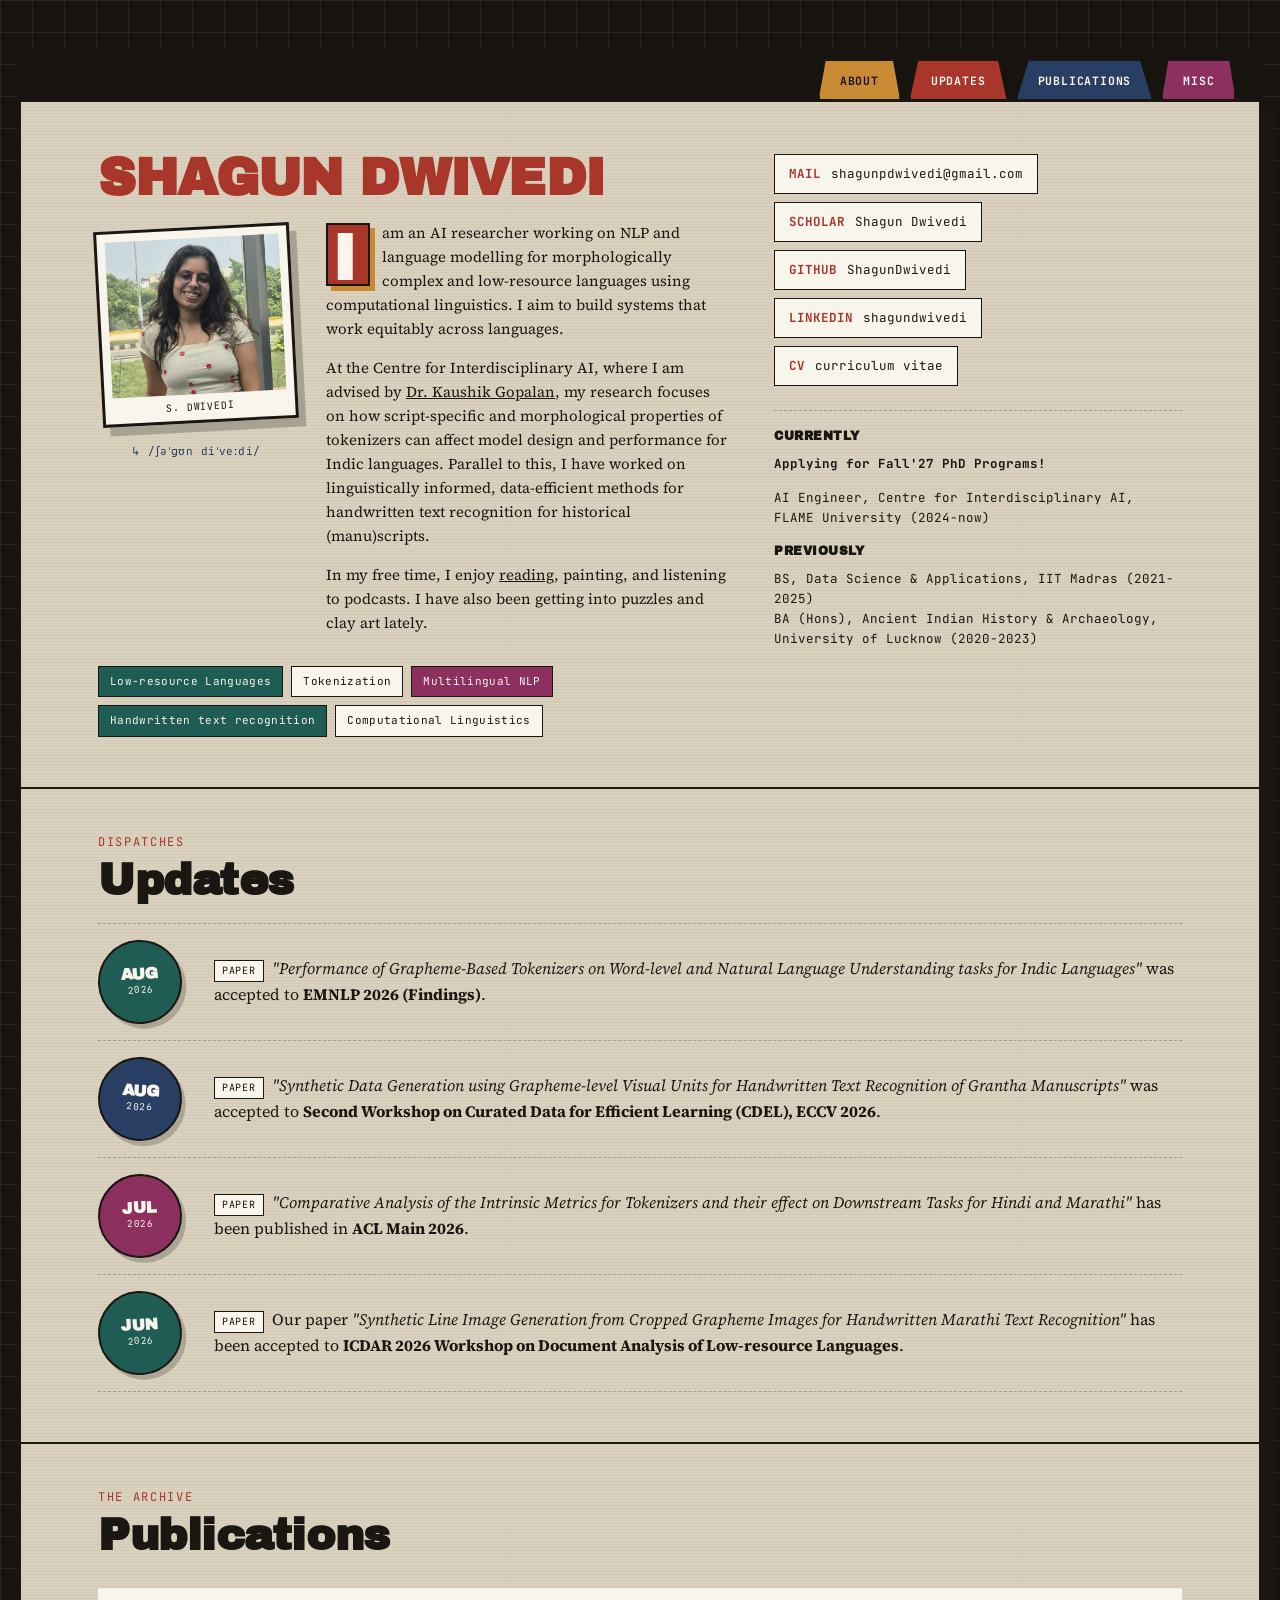
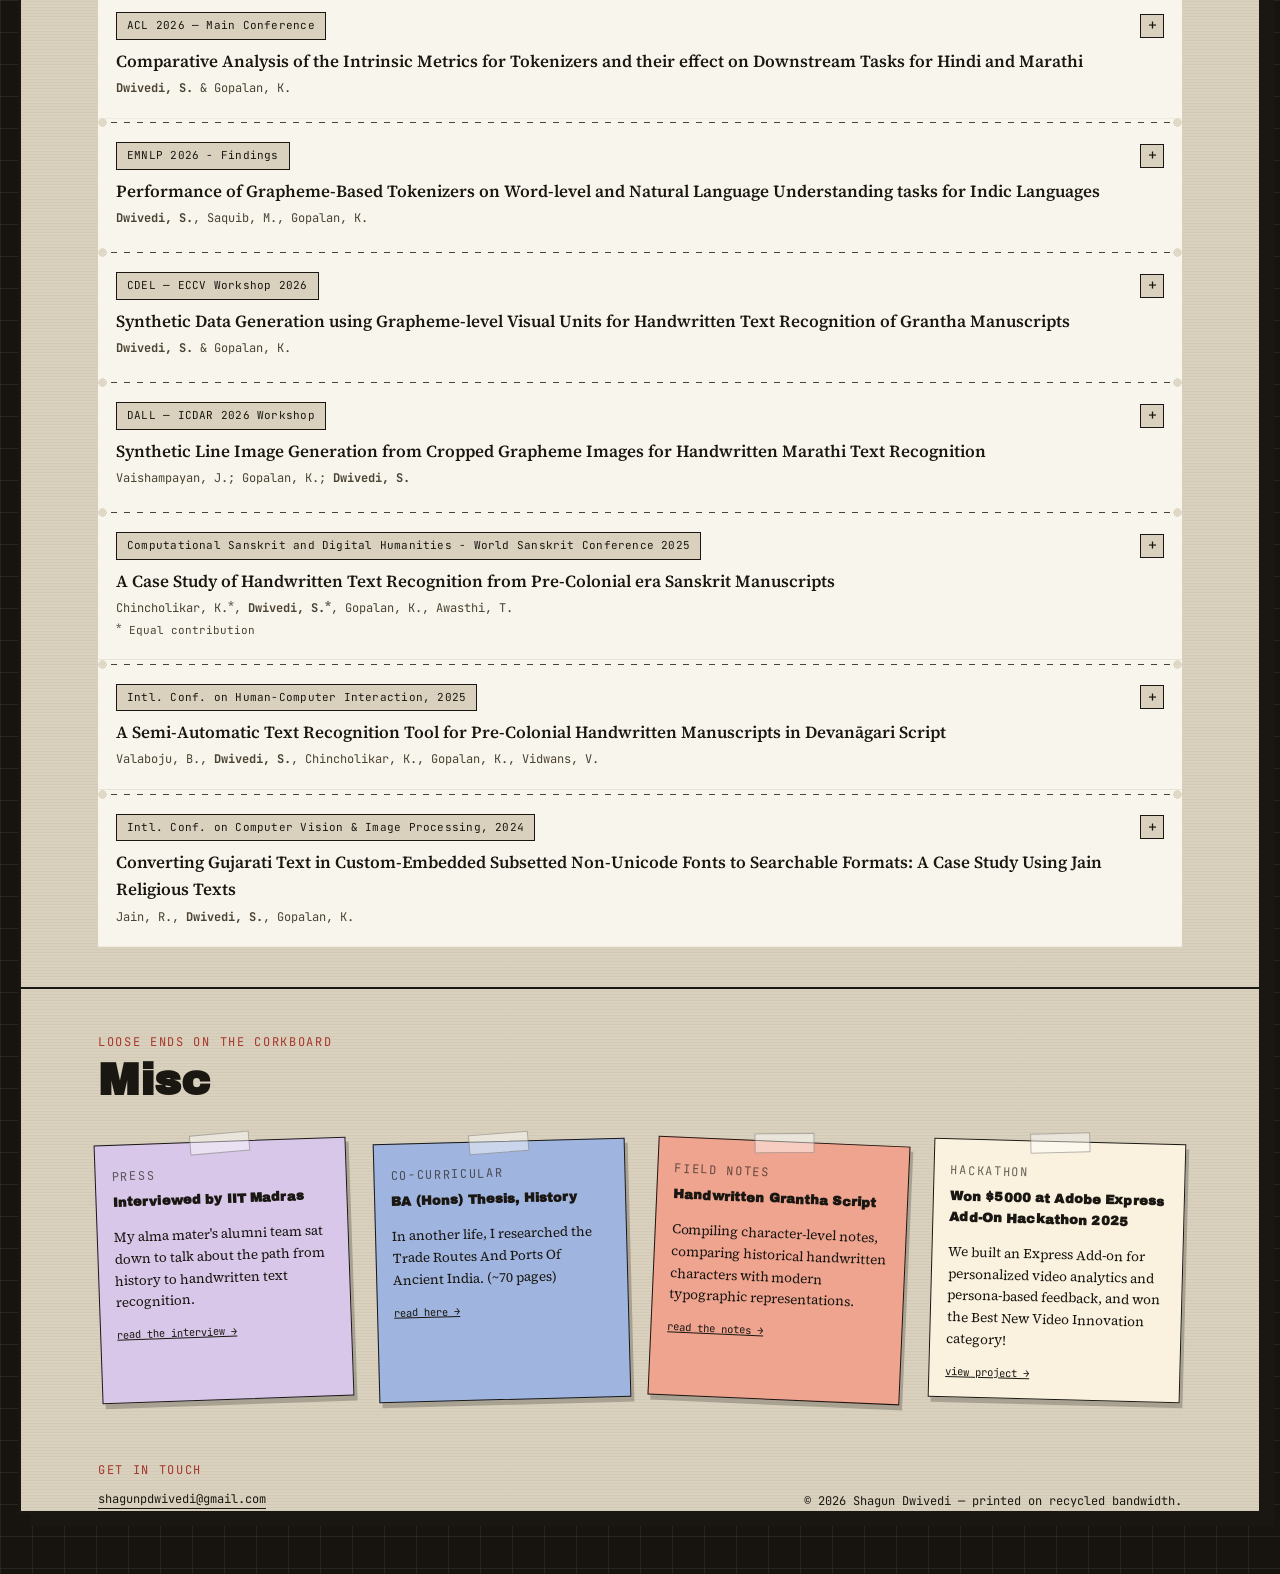
<file: index.html>
<!DOCTYPE html>
<html lang="en">
<head>
<meta charset="UTF-8">
<meta name="viewport" content="width=device-width, initial-scale=1.0">
<title>Shagun Dwivedi</title>
<meta name="description" content="Shagun Dwivedi is an AI researcher working on NLP and language modelling for morphologically complex and low-resource languages using computational linguistics.">
<meta name="author" content="Shagun Dwivedi">
<meta name="theme-color" content="#17130f">
<meta property="og:type" content="website">
<meta property="og:title" content="Shagun Dwivedi">
<meta property="og:description" content="Shagun Dwivedi is an AI researcher working on NLP and language modelling for morphologically complex and low-resource languages using computational linguistics.">
<meta name="twitter:card" content="summary">
<meta name="twitter:title" content="Shagun Dwivedi">
<meta name="twitter:description" content="Shagun Dwivedi is an AI researcher working on NLP and language modelling for morphologically complex and low-resource languages using computational linguistics.">
<link rel="icon" type="image/svg+xml" href="assets/favicon.svg">
<link rel="icon" type="image/png" sizes="32x32" href="assets/favicon-32.png">

<link rel="canonical" href="https://shagundwivedi.github.io/">
<meta property="og:url" content="https://shagundwivedi.github.io/">
<!-- <meta property="og:image" content="https://shagundwivedi.github.io/preview.jpg"> -->
<meta name="google-site-verification" content="YeCIZJY44HAmuLd3vtFdAQeMVTCJLGlztQM_GSGVLo8">
-->
<link rel="preconnect" href="https://fonts.googleapis.com">
<link rel="preconnect" href="https://fonts.gstatic.com" crossorigin>
<link href="https://fonts.googleapis.com/css2?family=Archivo+Black&family=Source+Serif+4:ital,opsz,wght@0,8..60,400;0,8..60,500;0,8..60,600;1,8..60,400;1,8..60,600&family=JetBrains+Mono:wght@400;500;700&display=swap" rel="stylesheet">
<noscript><style>.reveal{ opacity:1; transform:none; }</style></noscript>
<style>
  :root{
    --desk:       #17130f;   /* dark surrounding desk — brutalist contrast */
    --paper:      #d9d1bd;   /* neutral warm stone — folder body, kept quiet */
    --paper-light:#f8f5ec;   /* cream card / sticky-note base */
    --ink:        #1a1712;   /* near-black ink */
    --red:        #a8362b;   /* muted brick red */
    --indigo:     #283f63;   /* muted navy */
    --saffron:    #c98a34;   /* muted ochre — used sparingly */
    --magenta:    #8c3060;   /* muted plum */
    --teal:       #1f5c53;   /* muted deep teal */
    --rule:       rgba(26,23,18,0.25);

    --display: 'Archivo Black', sans-serif;
    --serif:   'Source Serif 4', serif;
    --mono:    'JetBrains Mono', monospace;
  }

  *,*::before,*::after{ box-sizing:border-box; }
  html{ scroll-behavior:smooth; -webkit-text-size-adjust:100%; text-size-adjust:100%; }
  body{
    margin:0;
    background-color:var(--desk);
    background-image:
      linear-gradient(rgba(255,255,255,0.07) 1px, transparent 1px),
      linear-gradient(90deg, rgba(255,255,255,0.07) 1px, transparent 1px);
    background-size:32px 32px;
    color:var(--ink);
    font-family:var(--serif);
    font-size:16px;
    line-height:1.6;
    -webkit-font-smoothing:antialiased;
    overflow-x:clip;           /* tilted cards/shadows never cause sideways scroll */
  }
  img{ max-width:100%; display:block; }
  a{ color:inherit; }
  ::selection{ background:var(--red); color:var(--paper-light); }

  .wrap{ max-width:1180px; margin:0 auto; padding:0 clamp(18px,4vw,48px); }
  .eyebrow{
    font-family:var(--mono); font-size:12px; letter-spacing:.14em;
    text-transform:uppercase; color:var(--red);
  }
  .section-title{
    font-family:var(--display); font-size:clamp(28px,4.4vw,44px);
    line-height:1.02; letter-spacing:-.01em; margin:6px 0 0;
  }
  .hairline{ border:none; border-top:1.5px solid var(--ink); margin:0; }
  .reveal{ opacity:0; transform:translateY(18px); transition:opacity .6s ease, transform .6s ease; }
  .reveal.in{ opacity:1; transform:translateY(0); }
  @media (prefers-reduced-motion:reduce){
    .reveal{ opacity:1; transform:none; transition:none; }
    html{ scroll-behavior:auto; }
  }

  /* ================= FOLDER SHELL ================= */
  .folder-wrap{ max-width:1280px; margin:0 auto; padding:22px 18px 60px; }

  header.site{ position:sticky; top:0; z-index:60; background:var(--desk); padding-top:6px; }
  .navbar{
    display:flex; align-items:flex-end; justify-content:flex-end; gap:16px;
    padding:0 clamp(4px,2vw,26px);
  }
  nav.tabs{ display:flex; gap:8px; min-width:0; margin-left:auto; overflow-x:auto; scrollbar-width:none; -ms-overflow-style:none; }
  nav.tabs::-webkit-scrollbar{ display:none; }
  nav.tabs a{
    font-family:var(--mono); font-size:11.5px; letter-spacing:.07em;
    text-transform:uppercase; text-decoration:none; font-weight:700;
    color:var(--ink);
    padding:11px 20px 14px;
    clip-path:polygon(10% 0,90% 0,100% 100%,0% 100%);
    border:2px solid var(--ink); border-bottom:none;
    transform:translateY(5px);
    transition:transform .18s ease;
    white-space:nowrap;
  }
  nav.tabs a:hover{ transform:translateY(0); }
  nav.tabs a:nth-child(1){ background:var(--saffron); }
  nav.tabs a:nth-child(2){ background:var(--red); color:var(--paper-light); }
  nav.tabs a:nth-child(3){ background:var(--indigo); color:var(--paper-light); }
  nav.tabs a:nth-child(4){ background:var(--magenta); color:var(--paper-light); }
  nav.tabs a:nth-child(5){ background:var(--teal); color:var(--paper-light); }

  .folder-body{
    background:var(--paper);
    border:3px solid var(--ink);
    box-shadow:12px 12px 0 var(--ink);
    position:relative;
  }
  .folder-body::before{ /* subtle paper grain */
    content:"";
    position:absolute; inset:0;
    background-image:repeating-linear-gradient(0deg, rgba(26,23,18,0.035) 0 1px, transparent 1px 3px);
    pointer-events:none;
  }

  section{ border-bottom:2.5px solid var(--ink); position:relative; }
  section:last-of-type{ border-bottom:none; }
  section[id]{ scroll-margin-top:70px; }   /* anchors don't hide under the sticky header */

  .sec-head{ padding:44px 0 20px; }
  .sec-head .eyebrow{ display:block; margin-bottom:2px; }

  /* ================= ABOUT + INTRO (merged) ================= */
  .intro-grid{
    display:grid; grid-template-columns:1.55fr 1fr; gap:44px;
    padding:52px 0 50px; align-items:start;
  }
  .intro-grid > *{ min-width:0; }   /* grid children may shrink instead of overflowing */
  /* square ID-style photo, now sitting beside the bio — like a passport stamp */
  .id-photo{
    width:196px; height:196px; flex-shrink:0;
    border:3px solid var(--ink);
    background:var(--paper-light);
    padding:8px 8px 0;
    transform:rotate(-3deg);
    box-shadow:7px 9px 0 rgba(0,0,0,.22);
  }
  .id-photo img{
    width:100%; height:calc(100% - 26px); object-fit:cover;
    display:block; filter:grayscale(.15) contrast(1.05);
    background:var(--paper);
  }
  .id-photo .id-caption{
    display:block; text-align:center;
    font-family:var(--mono); font-size:10px; letter-spacing:.08em;
    padding:5px 0; color:var(--ink);
  }
  /* photo + bio side by side */
  .bio-row{ display:flex; align-items:flex-start; gap:32px; margin-top:18px; }
  .bio-row .id-photo{ margin-top:6px; }
  .bio-row .bio{ flex:1; min-width:0; }
  .bio-row .bio p:first-child{ margin-top:0; }

  /* photo with the name pronunciation underneath */
  .photo-col{
    display:flex; flex-direction:column; align-items:center;
    width:196px; flex-shrink:0;
  }
  .pron{
    margin-top:20px;               /* clears the tilted photo and its shadow */
    font-family:var(--mono); font-size:11px; letter-spacing:.04em;
    color:var(--indigo); text-align:center;
    width:100%;
  }

  h1.name{
    font-family:var(--display); font-size:clamp(32px,7vw,52px);
    line-height:.94; letter-spacing:-.015em; margin:0 0 4px;
  }
  h1.name span{ color:var(--red); }
  .tagline{
    font-family:var(--serif); font-style:italic;
    font-size:clamp(17px,2vw,20px); max-width:48ch; margin:0 0 22px;
  }
  .bio p{ font-size:15px; max-width:60ch; }
  .dropcap{
    float:left; font-family:var(--display); font-size:68px; line-height:.78;
    padding:6px 10px 0 4px; margin:2px 12px 0 0;
    color:var(--paper-light); background:var(--red);
    border:2px solid var(--ink); box-shadow:5px 5px 0 var(--saffron);
  }
  .marginal{
    font-family:var(--mono); font-size:11px; color:var(--indigo);
    border-left:1.5px dashed var(--indigo); padding-left:10px; margin:18px 0;
  }
  .field-tags{ display:flex; flex-wrap:wrap; gap:8px; margin-top:16px; }
  .field-tag{
    font-family:var(--mono); font-size:11px; letter-spacing:.03em;
    padding:6px 11px; border:1.5px solid var(--ink); background:var(--paper-light);
  }
  .field-tag:nth-child(5n+1){ background:var(--teal); color:var(--paper-light); }
  .field-tag:nth-child(5n+2){ background:var(--paper-light); }
  .field-tag:nth-child(5n+3){ background:var(--magenta); color:var(--paper-light); }
  .field-tag:nth-child(5n+4){ background:var(--teal); color:var(--paper-light); }


  .contact-list{ display:flex; flex-direction:column; gap:8px; margin-bottom:24px; }
  .contact-pill{
    display:flex; align-items:center; gap:10px;
    font-family:var(--mono); font-size:12.5px; text-decoration:none;
    padding:9px 14px; border:1.5px solid var(--ink); background:var(--paper-light);
    width:fit-content; max-width:100%;
    overflow-wrap:anywhere;          /* long email / handles wrap instead of overflowing */
  }
  .contact-pill:hover{ background:var(--teal); color:var(--paper-light); }
  .contact-pill b{ color:var(--red); font-weight:700; }

  .sidebar-card{ font-family:var(--mono); font-size:12.5px; border-top:1.5px dashed var(--rule); padding-top:16px; }
  .sidebar-card h4{ font-family:var(--display); font-size:12px; letter-spacing:.04em; margin:0 0 8px; }
  .sidebar-card p{ margin:0 0 14px; }

  /* ================= UPDATES ================= */
  .updates-list{ padding:0 0 50px; }
  .update-row{
    display:grid; grid-template-columns:96px 1fr; gap:20px; align-items:center;
    padding:16px 0; border-top:1.5px dashed var(--rule);
  }
  .update-row > *{ min-width:0; }
  .update-row:last-child{ border-bottom:1.5px dashed var(--rule); }
  .date-badge{
    width:84px; height:84px; border-radius:50%;
    border:2px solid var(--ink); display:flex; flex-direction:column;
    align-items:center; justify-content:center; text-align:center;
    font-family:var(--mono); background:var(--paper-light); flex-shrink:0;
    box-shadow:4px 5px 0 rgba(0,0,0,.2);
  }
  .update-row:nth-child(3n+1) .date-badge{ background:var(--teal); color:var(--paper-light); transform:rotate(-4deg); }
  .update-row:nth-child(3n+2) .date-badge{ background:var(--indigo); color:var(--paper-light); transform:rotate(3deg); }
  .update-row:nth-child(3n) .date-badge{ background:var(--magenta); color:var(--paper-light); transform:rotate(-2deg); }
  .date-badge b{ font-family:var(--display); font-size:16px; line-height:1; }
  .date-badge small{ font-size:9.5px; letter-spacing:.06em; }
  .update-tag{
    display:inline-block; font-family:var(--mono); font-size:10px; letter-spacing:.07em;
    text-transform:uppercase; border:1px solid var(--ink); padding:2px 7px; margin-right:8px;
    background:var(--paper-light);
  }

  /* ================= PUBLICATIONS ================= */
  .pub-list{ position:relative; padding:10px 0 40px; }
  .pub-row{
    position:relative;
    background:var(--paper-light);
    padding:24px 18px 20px;
    clip-path:polygon(0.0% 0,2.27% 0,4.55% 0,6.82% 0,9.09% 0,11.36% 0,13.64% 0,15.91% 0,18.18% 0,20.45% 0,22.73% 0,25.0% 0,27.27% 0,29.55% 0,31.82% 0,34.09% 0,36.36% 0,38.64% 0,40.91% 0,43.18% 0,45.45% 0,47.73% 0,50.0% 0,52.27% 0,54.55% 0,56.82% 0,59.09% 0,61.36% 0,63.64% 0,65.91% 0,68.18% 0,70.45% 0,72.73% 0,75.0% 0,77.27% 0,79.55% 0,81.82% 0,84.09% 0,86.36% 0,88.64% 0,90.91% 0,93.18% 0,95.45% 0,97.73% 0,100.0% 0,100.0% 100%,97.73% 100%,95.45% 100%,93.18% 100%,90.91% 100%,88.64% 100%,86.36% 100%,84.09% 100%,81.82% 100%,79.55% 100%,77.27% 100%,75.0% 100%,72.73% 100%,70.45% 100%,68.18% 100%,65.91% 100%,63.64% 100%,61.36% 100%,59.09% 100%,56.82% 100%,54.55% 100%,52.27% 100%,50.0% 100%,47.73% 100%,45.45% 100%,43.18% 100%,40.91% 100%,38.64% 100%,36.36% 100%,34.09% 100%,31.82% 100%,29.55% 100%,27.27% 100%,25.0% 100%,22.73% 100%,20.45% 100%,18.18% 100%,15.91% 100%,13.64% 100%,11.36% 100%,9.09% 100%,6.82% 100%,4.55% 100%,2.27% 100%,0.0% 100%);
    transition:transform .4s cubic-bezier(.3,.9,.4,1), clip-path .4s cubic-bezier(.3,.9,.4,1), box-shadow .4s ease;
  }
  /* the seam between consecutive tickets — dashes with small punched
     notches at either end, like a strip meant to come apart one at a time */
  .pub-row:not(:first-child)::before{
    content:"";
    position:absolute; top:0; left:0; right:0; height:9px;
    background-image:
      radial-gradient(circle at 4.5px 4.5px, var(--paper) 4px, transparent 4.5px),
      radial-gradient(circle at 4.5px 4.5px, var(--paper) 4px, transparent 4.5px),
      repeating-linear-gradient(to right, var(--ink) 0 6px, transparent 6px 13px);
    background-position:left top, right top, center;
    background-repeat:no-repeat, no-repeat, no-repeat;
    background-size:9px 9px, 9px 9px, 100% 1px;
    opacity:.8;
    transition:opacity .3s ease;
  }
  /* hovering a ticket actually tears it: the top edge cuts jagged instead of
     straight, and it lifts free of the strip, tilting toward you — the cream
     card now shows real torn silhouette against the stone folder behind it */
  .pub-row:hover{
    transform:translateY(-9px) rotate(-1.6deg);
    box-shadow:5px 14px 22px -6px rgba(0,0,0,.4);
    z-index:2;
  }
  .pub-row:hover::before{ opacity:0; }
  .pub-row:hover{
    clip-path:polygon(0.0% 2px,2.27% 7px,4.55% 2px,6.82% 7px,9.09% 2px,11.36% 7px,13.64% 2px,15.91% 7px,18.18% 2px,20.45% 7px,22.73% 2px,25.0% 7px,27.27% 2px,29.55% 7px,31.82% 2px,34.09% 7px,36.36% 2px,38.64% 7px,40.91% 2px,43.18% 7px,45.45% 2px,47.73% 7px,50.0% 2px,52.27% 7px,54.55% 2px,56.82% 7px,59.09% 2px,61.36% 7px,63.64% 2px,65.91% 7px,68.18% 2px,70.45% 7px,72.73% 2px,75.0% 7px,77.27% 2px,79.55% 7px,81.82% 2px,84.09% 7px,86.36% 2px,88.64% 7px,90.91% 2px,93.18% 7px,95.45% 2px,97.73% 7px,100.0% 2px,100.0% calc(100% - 2px),97.73% calc(100% - 7px),95.45% calc(100% - 2px),93.18% calc(100% - 7px),90.91% calc(100% - 2px),88.64% calc(100% - 7px),86.36% calc(100% - 2px),84.09% calc(100% - 7px),81.82% calc(100% - 2px),79.55% calc(100% - 7px),77.27% calc(100% - 2px),75.0% calc(100% - 7px),72.73% calc(100% - 2px),70.45% calc(100% - 7px),68.18% calc(100% - 2px),65.91% calc(100% - 7px),63.64% calc(100% - 2px),61.36% calc(100% - 7px),59.09% calc(100% - 2px),56.82% calc(100% - 7px),54.55% calc(100% - 2px),52.27% calc(100% - 7px),50.0% calc(100% - 2px),47.73% calc(100% - 7px),45.45% calc(100% - 2px),43.18% calc(100% - 7px),40.91% calc(100% - 2px),38.64% calc(100% - 7px),36.36% calc(100% - 2px),34.09% calc(100% - 7px),31.82% calc(100% - 2px),29.55% calc(100% - 7px),27.27% calc(100% - 2px),25.0% calc(100% - 7px),22.73% calc(100% - 2px),20.45% calc(100% - 7px),18.18% calc(100% - 2px),15.91% calc(100% - 7px),13.64% calc(100% - 2px),11.36% calc(100% - 7px),9.09% calc(100% - 2px),6.82% calc(100% - 7px),4.55% calc(100% - 2px),2.27% calc(100% - 7px),0.0% calc(100% - 2px));
  }
  @media (prefers-reduced-motion:reduce){
    .pub-row{ transition:box-shadow .2s ease; }
    .pub-row:hover{ transform:none; clip-path:none; box-shadow:0 4px 10px rgba(0,0,0,.2); }
    .pub-row:hover::before{ opacity:.8; }
  }
  .pub-row summary{ cursor:pointer; list-style:none; }
  .pub-row summary::-webkit-details-marker{ display:none; }
  .pub-row summary::marker{ content:""; }
  .pub-top{ display:flex; align-items:center; gap:12px; flex-wrap:wrap; margin-bottom:8px; }
  .venue-pill{
    font-family:var(--mono); font-size:11px; letter-spacing:.02em;
    padding:4px 10px; border:1.5px solid var(--ink); background:var(--paper);
    white-space:normal; overflow-wrap:anywhere;   /* long venue names wrap instead of overflowing */
    max-width:calc(100% - 38px);                  /* leaves room for the + button on the same line */
  }
  .pub-toggle{
    margin-left:auto; width:24px; height:24px; flex-shrink:0;
    border:1.5px solid var(--ink); background:var(--paper);
    display:flex; align-items:center; justify-content:center;
    font-family:var(--mono); font-size:15px; line-height:1;
    transition:transform .22s ease, border-color .18s ease, color .18s ease;
  }
  .pub-row[open] .pub-toggle{ transform:rotate(45deg); }
  .pub-row summary:hover .pub-toggle{ border-color:var(--red); color:var(--red); }
  .pub-row summary:hover .pub-title{ color:var(--red); }
  .pub-title{ font-family:var(--serif); font-weight:600; font-size:17px; margin:6px 0 4px; transition:color .18s ease; overflow-wrap:break-word; }
  .pub-meta{ font-family:var(--mono); font-size:12px; color:#4a4232; margin:0; overflow-wrap:break-word; }
  sup{ line-height:0; }
  .pub-note{ font-family:var(--mono); font-size:11px; color:#4a4232; margin:4px 0 0; }
  .pub-expand{ padding:6px 0 4px 42px; animation:pubOpen .25s ease; }
  @keyframes pubOpen{ from{ opacity:0; transform:translateY(-6px); } to{ opacity:1; transform:translateY(0); } }
  @media (prefers-reduced-motion:reduce){ .pub-expand{ animation:none; } }
  .pub-abstract{
    font-size:14px; color:#3a3428; max-width:68ch; margin:6px 0 14px;
    padding-left:14px; border-left:2px dashed var(--rule);
  }
  .pub-links{ font-family:var(--mono); font-size:11.5px; }
  .pub-links a{ text-decoration:none; border-bottom:1.5px solid var(--ink); margin-right:16px; }
  .pub-links a:hover{ color:var(--red); border-color:var(--red); }

  /* ================= PROJECTS (section currently commented out in HTML) ================= */
  .stamp-sheet{
    padding:10px 0 56px; display:grid;
    grid-template-columns:repeat(auto-fit,minmax(min(240px,100%),1fr)); gap:26px;
  }
  .stamp-card{
    position:relative; background:var(--paper-light);
    padding:26px 20px 26px; margin:10px;
    transition:transform .25s ease, filter .25s ease;
    --notch:7px;      /* radius of each perforation bite */
    --period:22px;    /* spacing between notches along an edge */

    /* Real transparency cut into the shape itself (not a painted circle),
       so the notch is a true semicircle bite and nothing "reveals itself"
       on hover — whatever sits behind genuinely shows through. */
    -webkit-mask-image:
      radial-gradient(circle var(--notch) at 50% 0,   transparent calc(var(--notch) - .5px), black var(--notch)),
      radial-gradient(circle var(--notch) at 50% 100%,transparent calc(var(--notch) - .5px), black var(--notch)),
      radial-gradient(circle var(--notch) at 0 50%,   transparent calc(var(--notch) - .5px), black var(--notch)),
      radial-gradient(circle var(--notch) at 100% 50%,transparent calc(var(--notch) - .5px), black var(--notch));
    -webkit-mask-repeat: round no-repeat, round no-repeat, no-repeat round, no-repeat round;
    -webkit-mask-size: var(--period) 100%, var(--period) 100%, 100% var(--period), 100% var(--period);
    -webkit-mask-position: top, bottom, left, right;
    -webkit-mask-composite: source-in, source-in, source-in;
    mask-image:
      radial-gradient(circle var(--notch) at 50% 0,   transparent calc(var(--notch) - .5px), black var(--notch)),
      radial-gradient(circle var(--notch) at 50% 100%,transparent calc(var(--notch) - .5px), black var(--notch)),
      radial-gradient(circle var(--notch) at 0 50%,   transparent calc(var(--notch) - .5px), black var(--notch)),
      radial-gradient(circle var(--notch) at 100% 50%,transparent calc(var(--notch) - .5px), black var(--notch));
    mask-repeat: round no-repeat, round no-repeat, no-repeat round, no-repeat round;
    mask-size: var(--period) 100%, var(--period) 100%, 100% var(--period), 100% var(--period);
    mask-position: top, bottom, left, right;
    mask-composite: intersect, intersect, intersect;
  }
  .stamp-card:hover{
    transform:translateY(-5px) rotate(-0.6deg);
    /* drop-shadow (unlike box-shadow) follows the masked silhouette, so the
       lift never exposes a rectangular edge underneath the notches */
    filter:drop-shadow(6px 9px 0 rgba(26,23,18,.9));
  }
  @media (prefers-reduced-motion:reduce){ .stamp-card:hover{ transform:none; } }
  .denom{
    position:absolute; top:14px; right:14px; font-family:var(--mono); font-size:11px;
    border:1.5px solid var(--ink); padding:2px 6px; background:var(--saffron); transform:rotate(3deg);
  }
  .stamp-art{ height:70px; margin-bottom:14px;
    background:radial-gradient(circle at 20% 40%, var(--red) 0 26px, transparent 27px),
      linear-gradient(135deg, var(--indigo) 0 40%, var(--paper) 40%); }
  .stamp-card:nth-child(2) .stamp-art{
    background:radial-gradient(circle at 75% 60%, var(--saffron) 0 24px, transparent 25px),
      repeating-linear-gradient(90deg, var(--magenta) 0 10px, var(--paper) 10px 20px); }
  .stamp-card:nth-child(3) .stamp-art{
    background:conic-gradient(var(--red) 0 25%, var(--paper) 0 50%, var(--teal) 0 75%, var(--paper) 0); }
  .stamp-card:nth-child(4) .stamp-art{
    background:repeating-radial-gradient(circle at center, var(--indigo) 0 6px, var(--paper) 6px 12px); }
  .stamp-card h3{ font-family:var(--display); font-size:16px; margin:0 0 8px; letter-spacing:-.01em; }
  .stamp-card p{ font-size:13.5px; margin:0 0 12px; }
  .stamp-card .tags{ display:flex; flex-wrap:wrap; gap:6px; margin-bottom:12px; }
  .stamp-card .field-tag{ font-size:10px; padding:3px 7px; }
  .stamp-link{ font-family:var(--mono); font-size:11.5px; text-decoration:none; border-bottom:1.5px solid var(--ink); }
  .stamp-link:hover{ color:var(--red); border-color:var(--red); }

  /* ================= MISC — sticky notes ================= */
  .corkboard{
    padding:18px 0 60px; display:grid;
    grid-template-columns:repeat(auto-fit,minmax(min(210px,100%),1fr)); gap:26px;
  }
  .scrap{
    --r:-3deg;
    display:block; text-decoration:none; color:var(--ink);
    background:var(--sticky, var(--paper-light));
    border:1.5px solid var(--ink);
    padding:22px 16px 16px;
    position:relative;
    font-size:13.5px;
    transform:rotate(var(--r));
    box-shadow:3px 5px 0 rgba(0,0,0,.22);
    cursor:pointer;
    transition:transform .2s ease, box-shadow .2s ease;
  }
  .scrap:hover{
    transform:rotate(var(--r)) translateY(-4px);
    box-shadow:5px 9px 0 rgba(0,0,0,.28);
  }
  @media (prefers-reduced-motion:reduce){ .scrap:hover{ transform:rotate(var(--r)); } }
  .tape{
    position:absolute; top:-9px; left:50%; transform:translateX(-50%) rotate(-3deg);
    width:60px; height:20px; background:rgba(255,255,255,0.45);
    border:1px solid rgba(26,23,18,0.3);
  }
  .scrap h4{ font-family:var(--display); font-size:13px; margin:6px 0 8px; letter-spacing:.01em; }
  .scrap .eyebrow{ display:block; margin-bottom:4px; color:var(--ink); opacity:.65; }
  .scrap .go{ display:block; margin-top:10px; font-family:var(--mono); font-size:10.5px; text-decoration:underline; }

  /* ================= FOOTER ================= */
  footer{ padding:36px 0 44px; display:flex; justify-content:space-between; align-items:flex-end; flex-wrap:wrap; gap:16px; }
  footer .eyebrow{ display:block; margin-bottom:6px; }
  footer .fmono{ font-family:var(--mono); font-size:12px; }
  .to-lines{ font-family:var(--mono); font-size:12px; line-height:1.9; overflow-wrap:anywhere; }
  .to-lines .ul{ border-bottom:1.5px solid var(--ink); padding-bottom:1px; }

  /* =====================================================================
     RESPONSIVE
     (kept at the end so these rules win over the desktop ones above)
     ===================================================================== */

  /* ---- tablets and down ---- */
  @media (max-width:820px){
    .intro-grid{ grid-template-columns:1fr; gap:36px; padding:40px 0 40px; }
  }

  /* ---- phones ---- */
  @media (max-width:640px){
    .folder-wrap{ padding:10px 10px 36px; }

    /* header: tabs scroll sideways */
    header.site{ padding-top:4px; }
    .navbar{ gap:10px; padding:0 2px; }
    nav.tabs{ gap:5px; padding-right:12px; -webkit-overflow-scrolling:touch; }
    nav.tabs a{ font-size:10.5px; letter-spacing:.05em; padding:9px 14px 11px; flex-shrink:0; }
    section[id]{ scroll-margin-top:64px; }

    /* folder: smaller offset shadow so nothing pushes past the screen edge */
    .folder-body{ border-width:2.5px; box-shadow:6px 6px 0 var(--ink); }

    .wrap{ padding:0 16px; }
    .eyebrow{ font-size:11px; letter-spacing:.1em; }
    .sec-head{ padding:32px 0 14px; }

    /* about */
    .intro-grid{ padding:30px 0 34px; gap:30px; }
    .bio-row{ flex-direction:column; align-items:center; gap:22px; margin-top:8px; }
    h1.name{ text-align:center; }
    .photo-col{ width:176px; }
    .id-photo{ width:176px; height:176px; }
    .pron{ font-size:10.5px; margin-top:18px; }
    .bio{ width:100%; }
    .bio p{ font-size:15px; max-width:none; }
    .dropcap{ font-size:54px; padding:5px 8px 0 3px; margin:2px 10px 0 0; box-shadow:4px 4px 0 var(--saffron); }
    .field-tags{ gap:6px; }
    .field-tag{ font-size:10.5px; padding:5px 9px; }
    .contact-pill{ font-size:12px; padding:8px 12px; width:100%; }
    .contact-pill b{ flex-shrink:0; }
    .sidebar-card{ font-size:12px; }

    /* updates: smaller badge, tighter columns */
    .updates-list{ padding-bottom:36px; }
    .update-row{ grid-template-columns:62px 1fr; gap:14px; align-items:start; padding:14px 0; }
    .date-badge{ width:58px; height:58px; box-shadow:3px 4px 0 rgba(0,0,0,.2); }
    .date-badge b{ font-size:12.5px; }
    .date-badge small{ font-size:8.5px; }
    .update-row > div:last-child{ font-size:14.5px; line-height:1.5; }

    /* publications: let venue wrap, drop the deep indent on expanded text */
    .pub-list{ padding-bottom:28px; }
    .pub-row{ padding:22px 14px 18px; }
    .pub-top{ gap:10px; }
    .venue-pill{ white-space:normal; font-size:10.5px; flex:1 1 0; min-width:0; max-width:none; }
    .pub-title{ font-size:15.5px; line-height:1.4; }
    .pub-meta{ font-size:11.5px; }
    .pub-expand{ padding:6px 0 2px 0; }
    .pub-abstract{ font-size:13.5px; padding-left:12px; }
    .pub-links a{ display:inline-block; margin-bottom:4px; }

    /* projects + misc */
    .stamp-sheet{ gap:16px; padding-bottom:40px; }
    .stamp-card{ margin:6px; }
    .corkboard{ gap:22px; padding:14px 6px 40px; }

    /* footer */
    footer{ flex-direction:column; align-items:flex-start; padding:28px 0 32px; }
    footer .fmono{ font-size:11px; }
  }

  /* ---- very small phones ---- */
  @media (max-width:360px){
    .wrap{ padding:0 12px; }
    .photo-col, .id-photo{ width:160px; }
    .id-photo{ height:160px; }
    .update-row{ grid-template-columns:52px 1fr; gap:12px; }
    .date-badge{ width:50px; height:50px; }
    .date-badge b{ font-size:11px; }
  }

  /* ---- touch screens: no hover, so don't leave cards stuck "lifted" after a tap ---- */
  @media (hover:none){
    .pub-row:hover{ transform:none; clip-path:none; box-shadow:none; z-index:auto; }
    .pub-row:hover::before{ opacity:.8; }
    .pub-row summary:hover .pub-title{ color:inherit; }
    .pub-row summary:hover .pub-toggle{ border-color:var(--ink); color:inherit; }
    .scrap:hover{ transform:rotate(var(--r)); box-shadow:3px 5px 0 rgba(0,0,0,.22); }
    .stamp-card:hover{ transform:none; filter:none; }
    nav.tabs a:hover{ transform:translateY(5px); }
  }

</style>
</head>
<body>

<div class="folder-wrap">

  <header class="site">
    <div class="navbar">
      <nav class="tabs">
        <a href="#about">About</a>
        <a href="#updates">Updates</a>
        <a href="#publications">Publications</a>
        <!-- <a href="#projects">Projects</a> -->
        <a href="#misc">Misc</a>
      </nav>
    </div>
  </header>

  <div class="folder-body" id="top">
  <main>

    <!-- ================= ABOUT (merged landing) ================= -->
    <section id="about">
      <div class="wrap">
        <div class="intro-grid">
          <div>
            <!-- <span class="eyebrow">AI Research · Low-Resource Language Technology</span> -->
            <!-- <p class="tagline">I build systems that read the scripts the internet still can't.</p> -->

            <h1 class="name"><span>SHAGUN DWIVEDI</span></h1>

            <div class="bio-row">
              <div class="photo-col">
                <div class="id-photo">
                  <img src="assets/op71.jpeg" alt="Shagun Dwivedi">
                  <span class="id-caption">S. DWIVEDI</span>
                </div>
                <div class="pron">↳ /ʃəˈɡʊn diˈveːdi/</div>
              </div>

              <div class="bio">
                <p><span class="dropcap">I</span> am an AI researcher working on NLP and language modelling for morphologically complex and low-resource languages using computational linguistics. I aim to build systems that work equitably across languages.</p>
                <p>At the Centre for Interdisciplinary AI, where I am advised by <a href="https://www.flame.edu.in/faculty/kaushik-gopalan" target="_blank" rel="noopener">Dr. Kaushik Gopalan</a>, my research focuses on how script-specific and morphological properties of tokenizers can affect model design and performance for Indic languages. Parallel to this, I have worked on linguistically informed, data-efficient methods for handwritten text recognition for historical (manu)scripts.
                </p>
                <p>In my free time, I enjoy <a href="https://app.thestorygraph.com/profile/shagundwivedi" target="_blank" rel="noopener">reading</a>, painting, and listening to podcasts. I have also been getting into puzzles and clay art lately.</p>
              </div>
            </div>

            <div class="field-tags">
              <span class="field-tag">Low-resource Languages</span>
              <span class="field-tag">Tokenization</span>
              <span class="field-tag">Multilingual NLP</span>
              <span class="field-tag">Handwritten text recognition</span>
              <!-- <span class="field-tag">Sanskrit &amp; Grantha scripts</span> -->
              <span class="field-tag">Computational Linguistics</span>
            </div>
          </div>

          <aside>
            <div class="contact-list">
              <a class="contact-pill" href="mailto:shagunpdwivedi@gmail.com"><b>MAIL</b> shagunpdwivedi@gmail.com</a>
              <a class="contact-pill" href="https://scholar.google.com/citations?user=FlXyJx4AAAAJ&hl=en" target="_blank" rel="noopener"><b>SCHOLAR</b> Shagun Dwivedi</a>
              <a class="contact-pill" href="https://github.com/ShagunDwivedi" target="_blank" rel="noopener"><b>GITHUB</b> ShagunDwivedi</a>
              <a class="contact-pill" href="https://www.linkedin.com/in/shagundwivedi/" target="_blank" rel="noopener"><b>LINKEDIN</b> shagundwivedi</a>
              <a class="contact-pill" href="assets/CV__Shagun_Dwivedi_2026.pdf" target="_blank" rel="noopener"><b>CV</b> curriculum vitae</a>
            </div>

            <div class="sidebar-card">
              <h4>CURRENTLY</h4>
              <p><b>Applying for Fall'27 PhD Programs!</b></p>
              <p>AI Engineer, Centre for Interdisciplinary AI, FLAME University (2024-now)</p>
              <h4>PREVIOUSLY</h4>
              <p>BS, Data Science &amp; Applications, IIT Madras (2021-2025)<br>
                BA (Hons), Ancient Indian History &amp; Archaeology, University of Lucknow (2020-2023)</p>
              <!-- <h4>SCRIPTS I WORK WITH</h4>
              <p>Devanāgari · Grantha · Gujarati · Bangla · Latin</p> -->
            </div>
          </aside>
        </div>
      </div>
    </section>

    <!-- ================= UPDATES ================= -->
    <section id="updates">
      <div class="wrap">
        <div class="sec-head reveal">
          <span class="eyebrow">Dispatches</span>
          <h2 class="section-title">Updates</h2>
        </div>

        <div class="updates-list reveal">
          <div class="update-row">
            <div class="date-badge"><b>AUG</b><small>2026</small></div>
            <div><span class="update-tag">paper</span><i>"Performance of Grapheme-Based Tokenizers on Word-level and Natural Language Understanding tasks for Indic Languages"</i> was accepted to <b>EMNLP 2026 (Findings)</b>.</div>
          </div>
          <div class="update-row">
            <div class="date-badge"><b>AUG</b><small>2026</small></div>
            <div><span class="update-tag">paper</span><i>"Synthetic Data Generation using Grapheme-level Visual Units for Handwritten Text Recognition of Grantha Manuscripts"</i> was accepted to <b>Second Workshop on Curated Data for Efficient Learning (CDEL), ECCV 2026</b>.</div>
          </div>
          <div class="update-row">
            <div class="date-badge"><b>JUL</b><small>2026</small></div>
            <div><span class="update-tag">paper</span><i>"Comparative Analysis of the Intrinsic Metrics for Tokenizers and their effect on Downstream Tasks for Hindi and Marathi"</i> has been published in <b>ACL Main 2026</b>.</div>
          </div>
          <div class="update-row">
            <div class="date-badge"><b>JUN</b><small>2026</small></div>
            <div><span class="update-tag">PAPER</span>Our paper <i>"Synthetic Line Image Generation from Cropped Grapheme Images for Handwritten Marathi Text Recognition"</i> has been accepted to <b>ICDAR 2026 Workshop on Document Analysis of Low-resource Languages</b>.</div>
          </div>
        </div>
      </div>
    </section>

    <!-- ================= PUBLICATIONS ================= -->
    <section id="publications">
      <div class="wrap">
        <div class="sec-head reveal">
          <span class="eyebrow">The archive</span>
          <h2 class="section-title">Publications</h2>
        </div>

        <div class="pub-list reveal">
          <details class="pub-row">
            <summary>
              <div class="pub-top">
                <span class="venue-pill">ACL 2026 — Main Conference</span>
                <span class="pub-toggle" aria-hidden="true">+</span>
              </div>
              <p class="pub-title">Comparative Analysis of the Intrinsic Metrics for Tokenizers and their effect on Downstream Tasks for Hindi and Marathi</p>
              <p class="pub-meta"><b>Dwivedi, S.</b> & Gopalan, K.</p>
            </summary>
            <div class="pub-expand">
              <p class="pub-abstract">Various studies have pointed out that the performance of language models is poor in non-English or non-European languages. One of the factors affecting this performance is the effectiveness and suitability of the tokenization scheme used in the model. Indic scripts require multiple Unicode codepoints to represent a single visual unit to be encoded in the standard UTF-8 scheme. This paper investigates the effect of multiple tokenizers that use UTF-8 text input on the downstream performance of pretrained language models for Hindi and Marathi, languages written in Devanāgari script. We present the intrinsic performance of the tokenizers using Fertility, Rényi Efficiency and Percentile Frequency, and report the extrinsic performance of monolingual and multilingual models on question-answering tasks, using an automated parts-of-speech and sentence similarity based evaluation framework, and on word-level tasks such as grapheme-to-phoneme conversion and transliteration. We propose a grapheme cluster tokenizer for the script which shows performance better than or competitive with other popular tokenizers. We also find that the Rényi Efficiency metric is highly correlated to downstream performance on question answering.</p>
              <div class="pub-links"><a href="https://aclanthology.org/2026.acl-long.1037/" target="_blank" rel="noopener">paper</a></div>
              <div class="pub-links"><a href="https://doi.org/10.48448/qm8v-1w22" target="_blank" rel="noopener">presentation</a></div>
            </div>
          </details>

          <details class="pub-row">
            <summary>
              <div class="pub-top">
                <span class="venue-pill">EMNLP 2026 - Findings</span>
                <span class="pub-toggle" aria-hidden="true">+</span>
              </div>
              <p class="pub-title">Performance of Grapheme-Based Tokenizers on Word-level and Natural Language Understanding tasks for Indic Languages</p>
              <p class="pub-meta"><b>Dwivedi, S.</b>, Saquib, M., Gopalan, K.</p>
            </summary>
            <div class="pub-expand">
              <p class="pub-abstract">Tokenization is one of the factors which influences the multilingual downstream performance of a language model. This paper demonstrates that vocabulary constrained grapheme cluster based tokenization leads to improved performance on Natural Language Understanding and Word-level tasks. We assess three different grapheme cluster based tokenizers, which are the Grapheme Cluster tokenizer, the Grapheme Pair Encoding, and a vocabulary constrained version of Grapheme Pair Encoding, across eleven Indic languages, namely Assamese, Bengali, Gujarati, Hindi, Kannada, Malayalam, Marathi, Odia, Punjabi, Tamil, and Telugu. We present the intrinsic performance of three grapheme cluster based tokenizers using Fertility, Rényi Efficiency, and Percentile Frequency. We also compare the performance of these grapheme based tokenizers with seven popular multilingual and Indic-focused tokenizers on downstream tasks. We find that the vocabulary constrained Grapheme Pair Encoding tokenizer exhibits competitive and sometimes superior downstream performance in comparison to other grapheme cluster based tokenizers.</p>
              <div class="pub-links"><a href="https://aclanthology.org/2026.findings-emnlp.1093/" target="_blank" rel="noopener">paper</a></div>
            </div>
          </details>

          <details class="pub-row">
            <summary>
              <div class="pub-top">
                <span class="venue-pill">CDEL — ECCV Workshop 2026</span>
                <span class="pub-toggle" aria-hidden="true">+</span>
              </div>
              <p class="pub-title">Synthetic Data Generation using Grapheme-level Visual Units for Handwritten Text Recognition of Grantha Manuscripts</p>
              <p class="pub-meta"><b>Dwivedi, S.</b> & Gopalan, K.</p>
            </summary>
            <div class="pub-expand">
              <p class="pub-abstract">Handwritten Text Recognition of the Grantha script can help digitise several thousands of manuscripts and aid scholars in their research. However, deep learning algorithms require vast amounts of data to train recognition models that are robust to real world handwritten data. We propose a manuscript-native synthetic data generation pipeline, which extracts grapheme-level visual units from the manuscript leaves to create a glyph bank and recombines the glyphs to form line images using words from a Sanskrit or Tamil lexicon in the Grantha script. We assess the effectiveness of the dataset for HTR using a CNN-BiLSTM-CTC model for six manuscripts consisting of both Tamil and Sanskrit texts. The model trained with manuscript-based synthetic dataset consistently outperforms the model trained solely on font-rendered synthetic data. We also find that further improvements can be obtained by combining a smaller fraction of the synthetic data with a small amount of augmented real manuscript images, providing an effective and data-efficient approach for developing HTR systems for low-resource Grantha manuscripts.</p>
              <div class="pub-links"><a href="https://openreview.net/forum?id=ZrDXEV8LJE" target="_blank" rel="noopener">openreview</a></div>
            </div>
          </details>

          <details class="pub-row">
            <summary>
              <div class="pub-top">
                <span class="venue-pill">DALL — ICDAR 2026 Workshop</span>
                <span class="pub-toggle" aria-hidden="true">+</span>
              </div>
              <p class="pub-title">Synthetic Line Image Generation from Cropped Grapheme Images for Handwritten Marathi Text Recognition</p>
              <p class="pub-meta">Vaishampayan, J.; Gopalan, K.; <b>Dwivedi, S.</b></p>
            </summary>
            <div class="pub-expand">
              <p class="pub-abstract">We study line-level handwritten text recognition for historical Marathi manuscripts written in the Devanagari script. Existing synthetic data pipelines for Indic scripts render characters from printed fonts, producing ink distributions that diverge from handwritten strokes. Our main contribution is a manuscript-native synthetic line-image generation pipeline for this low-resource setting. Synthetic lines are assembled from a collection of real grapheme-cluster (akshara) crops extracted from manuscript pages in collection EAP248 of the Endangered Archives Programme at the British Library. Aksharas are combined into words drawn from a Marathi dictionary, and the images containing the aksharas are concatenated into line images by aligning the shirorekhas horizontally. The pipeline yields a corpus of roughly one million synthetic lines. The evaluation data is drawn from eight EAP248 manuscripts, where four contribute training lines and four are held out entirely. This results in a 525-line test set with an explicit seen/unseen handwriting split. CRNN and ViT+CTC recognisers trained on the synthetic corpus together with 657 real lines attain a character error rate of 24.0% (ViT+CTC) and 25.1% (CRNN) under a space-agnostic metric, against 45.4–86.4% for off-the-shelf OCR engines, fine-tuned baselines, and off-the-shelf vision–language models.</p>
              <div class="pub-links"><i>In Press</i></div>
            </div>
          </details>

          <details class="pub-row">
            <summary>
              <div class="pub-top">
                <span class="venue-pill">Computational Sanskrit and Digital Humanities - World Sanskrit Conference 2025</span>
                <span class="pub-toggle" aria-hidden="true">+</span>
              </div>
              <p class="pub-title">A Case Study of Handwritten Text Recognition from Pre-Colonial era Sanskrit Manuscripts</p>
              <p class="pub-meta">Chincholikar, K.<sup>*</sup>, <b>Dwivedi, S.<sup>*</sup></b>, Gopalan, K., Awasthi, T.</p>
              <p class="pub-note"><sup>*</sup> Equal contribution</p>
            </summary>
            <div class="pub-expand">
              <p class="pub-abstract">Extracting text from handwritten documents and converting it to a digital form, commonly called handwritten Text Recognition (HTR), opens up new ways to access and study scanned texts. In this case study, we perform HTR on Sanskrit manuscripts from the Early Modern period, namely Vādakautūhala of Svāmiśāstrin and Bhāskararāya (early eighteenth century), and Mahāvākyārtha and Dvādaśamahāvākyārthavicāra of unknown authorship. The first is a Pūrva Mīmāṃsā text from the 18th century, while the other two are texts on the tradition of Vedānta. The proposed HTR method consists of three steps: line segmentation, line recognition, and post-correction. For segmenting line images from page images, we propose an approach that uses the scene text detection method Character Region Awareness for Text Detection (CRAFT) to detect individual characters and applies customised logic to segment them into discrete lines of text. To recognise text content from the segmented line images, we fine-tune a pre-trained recognition model for the Devanāgarī script provided by the EasyOCR library. The post-correction model, which makes language-aware corrections to the recognition model outputs, is a fine-tuned version of ByT5-Sanskrit, a pre-trained language model for Sanskrit. We observe that the proposed method performs better than out-of-the-box HTR solutions by addressing problems that are unique to older Sanskrit manuscripts, such as cramped and irregular line spacing, changes in the script over centuries, and stylistic differences in writing due to location, period, and scribe.</p>
              <div class="pub-links"><a href="https://aclanthology.org/2025.wsc-csdh.4/" target="_blank" rel="noopener">pdf</a></div>
            </div>
          </details>

          <details class="pub-row">
            <summary>
              <div class="pub-top">
                <span class="venue-pill">Intl. Conf. on Human-Computer Interaction, 2025</span>
                <span class="pub-toggle" aria-hidden="true">+</span>
              </div>
              <p class="pub-title">A Semi-Automatic Text Recognition Tool for Pre-Colonial Handwritten Manuscripts in Devanāgari Script</p>
              <p class="pub-meta">Valaboju, B., <b>Dwivedi, S.</b>, Chincholikar, K., Gopalan, K., Vidwans, V.</p>
            </summary>
            <div class="pub-expand">
              <p class="pub-abstract">Manual annotation of undigitized manuscripts is a resource and labor intensive endeavour. On the other hand, using out-of-the-box Optical Character Recognition (OCR) tools to digitise text from handwritten manuscripts is challenging, particularly in languages like Sanskrit, where the scripts have evolved significantly over time. This poster presents an annotation tool which allows the user to extract text from undigitized manuscripts using OCR, following which users can make corrections to the OCR-detected text. Users can then request fine tuning on a few pages corrected by them, making the annotation process easier and more efficient for the subsequent pages by improving OCR performance. Additionally, an issue faced in the annotation of manuscripts is that the Devanāgari script is sometimes laborious to edit due to the behaviour of conjunct clusters and the halant, necessitating many keystrokes for simple edits. To mitigate this issue, the application uses an additional text box that represents the text in the Harvard-Kyoto transliteration scheme, which is easier to edit given that most keyboards use the Roman alphabet. The tool also supports rare Sanskrit characters, which are not usually supported by standard typing tools. The frontend, which is designed to reduce effort on the annotator’s part by placing the recognised text in editable text boxes right below the line images, is implemented in Vue.js. The backend is a Flask server employing PyTorch for inference and fine-tuning. The application aims to facilitate efficient annotation by having users upload manuscript images, which are then processed by the backend, which segments text lines from the leaves and recognises the text in the line images. Initial evaluations from beta testers suggest that the application significantly enhances the efficiency of the annotation process, making it more accessible and reducing the time required for its completion.</p>
              <div class="pub-links"><a href="https://doi.org/10.1007/978-3-031-94171-9_13" target="_blank" rel="noopener">doi</a></div>
            </div>
          </details>

          <details class="pub-row">
            <summary>
              <div class="pub-top">
                <span class="venue-pill">Intl. Conf. on Computer Vision &amp; Image Processing, 2024</span>
                <span class="pub-toggle" aria-hidden="true">+</span>
              </div>
              <p class="pub-title">Converting Gujarati Text in Custom-Embedded Subsetted Non-Unicode Fonts to Searchable Formats: A Case Study Using Jain Religious Texts</p>
              <p class="pub-meta">Jain, R., <b>Dwivedi, S.</b>, Gopalan, K.</p>
            </summary>
            <div class="pub-expand">
              <p class="pub-abstract">Unicode font is a globally recognized coding system that assigns a unique number to every character, regardless of the platform, program, or language. However, a significant fraction of Gujarati text documents available online follow legacy fonts which are non-Unicode standard. These documents are rendered unsearchable due to the use of custom-embedded non-Unicode font subsets. This study presents a novel approach for extracting Gujarati text from non-Unicode standard PDFs with embedded fonts, addressing the challenges posed by these legacy fonts and providing a pathway to convert and preserve such documents in a searchable, Unicode-compliant format. Using VGG16, features are extracted from images of glyphs taken from non-Unicode font files. Cosine similarity is used to compare these glyph images with a consolidated reference set, assigning text characters to each Unicode character in the non-Unicode font files based on the best matching image in the reference set. The reconstructed text from the proposed method was compared with State-of-the-Art OCR technologies, including Google Cloud Vision OCR and Tesseract OCR. The results demonstrated a substantial improvement, with the proposed method achieving error rates between 0–2% for the majority of pages, compared to 4–6% with Tesseract OCR and 6–13% with Google Vision OCR.</p>
              <div class="pub-links"><a href="https://doi.org/10.1007/978-3-031-93694-4_26" target="_blank" rel="noopener">doi</a></div>
            </div>
          </details>
        </div>
      </div>
    </section>

    <!-- ================= PROJECTS (commented out) ================= -->
    <!--
    <section id="projects">
      <div class="wrap">
        <div class="sec-head reveal">
          <span class="eyebrow">First class postage · Handle with care</span>
          <h2 class="section-title">Projects</h2>
        </div>

        <div class="stamp-sheet reveal">
          <div class="stamp-card">
            <div class="denom">WSC '25</div>
            <div class="stamp-art"></div>
            <h3>Handwritten Sanskrit Manuscript HTR</h3>
            <p>Digitizing pre-colonial Vedanta and Mimāṃsā manuscripts. A fine-tuned ResNet–BiLSTM–CTC model that outperforms off-the-shelf HTR on grapheme cluster and character error rate.</p>
            <div class="tags"><span class="field-tag">OCR</span><span class="field-tag">Fine-tuning</span></div>
            <a class="stamp-link" href="https://kartikchincholikar.github.io/sanskrit-ocr/" target="_blank" rel="noopener">View project →</a>
          </div>
          <div class="stamp-card">
            <div class="denom">ACL '26</div>
            <div class="stamp-art"></div>
            <h3>Tokenizer Analysis for Hindi &amp; Marathi</h3>
            <p>Evaluating subword tokenization methods and their downstream effect on language modeling — proposing a method to reduce over-segmentation of Indic text using T5.</p>
            <div class="tags"><span class="field-tag">Tokenization</span><span class="field-tag">LLM eval</span></div>
            <a class="stamp-link" href="https://aclanthology.org/2026.acl-long.1037/" target="_blank" rel="noopener">Read the paper →</a>
          </div>
          <div class="stamp-card">
            <div class="denom">4 SCRIPTS</div>
            <div class="stamp-art"></div>
            <h3>Non-Unicode Font → Searchable Text</h3>
            <p>Extracting Indic text from PDFs with custom-embedded, non-Unicode fonts. Started with Gujarati Jain texts, now expanded to Hindi, Marathi, and Bangla documents.</p>
            <div class="tags"><span class="field-tag">Comp. linguistics</span><span class="field-tag">Low-resource scripts</span></div>
            <a class="stamp-link" href="https://doi.org/10.1007/978-3-031-93694-4_26" target="_blank" rel="noopener">Read the paper →</a>
          </div>
          <div class="stamp-card">
            <div class="denom">FULLY-AUTO</div>
            <div class="stamp-art"></div>
            <h3>Automated Synthetic Data Generation for Grantha HTR</h3>
            <p>An end-to-end, fully automated pipeline that generates synthetic training line-images for Grantha manuscripts by recombining cropped grapheme clusters — extending the idea behind my Marathi DALL paper into an unsupervised, script-agnostic process. In progress.</p>
            <div class="tags"><span class="field-tag">Synthetic data</span><span class="field-tag">Low-resource HTR</span></div>
            <a class="stamp-link" href="https://github.com/ShagunDwivedi" target="_blank" rel="noopener">Follow along on GitHub →</a>
          </div>
        </div>
      </div>
    </section>
    -->

    <!-- ================= MISC ================= -->
    <section id="misc" style="border-bottom:none;">
      <div class="wrap">
        <div class="sec-head reveal">
          <span class="eyebrow">Loose ends on the corkboard</span>
          <h2 class="section-title">Misc</h2>
        </div>

        <div class="corkboard reveal">
          <a class="scrap" style="--r:-2deg; --sticky:#d8c7e8;" href="https://bsinsider.in/decoding-the-past-with-ai-tools-shaguns-iitm-bs-journey/" target="_blank" rel="noopener">
            <div class="tape"></div>
            <span class="eyebrow">Press</span>
            <h4>Interviewed by IIT Madras</h4>
            <p>My alma mater's alumni team sat down to talk about the path from history to handwritten text recognition.</p>
            <span class="go">read the interview →</span>
          </a>
          <a class="scrap" style="--r:-1.5deg; --sticky:#9fb4de;" href="https://docs.google.com/document/d/e/2PACX-1vQH7dgwPv3ZYC2wYDOuTPkxTqiOj6TN-kCLJQWrS6cR4mRbKZHgm3tH8ikLPXUuEBunkzbszoXSGGZ8/pub" target="_blank" rel="noopener">
            <div class="tape"></div>
            <span class="eyebrow">Co-Curricular</span>
            <h4>BA (Hons) Thesis, History</h4>
            <p>In another life, I researched the Trade Routes And Ports Of Ancient India. (~70 pages)</p>
            <span class="go">read here →</span>
          </a>
          <a class="scrap" style="--r:2.5deg; --sticky:#efa48f;" href="https://shagundwivedi.github.io/grantha_manuscript_characters/" target="_blank" rel="noopener">
            <div class="tape"></div>
            <span class="eyebrow">Field notes</span>
            <h4>Handwritten Grantha Script</h4>
            <p>Compiling character-level notes, comparing historical handwritten characters with modern typographic representations.</p>
            <span class="go">read the notes →</span>
          </a>

          <a class="scrap" style="--r:1.5deg; --sticky:#faf2df;" href="https://devpost.com/software/tse" target="_blank" rel="noopener">
            <div class="tape"></div>
            <span class="eyebrow">Hackathon</span>
            <h4>Won $5000 at Adobe Express Add-On Hackathon 2025</h4>
            <p>We built an Express Add-on for personalized video analytics and persona-based feedback, and won the Best New Video Innovation category!</p>
            <span class="go">view project →</span>
          </a>
         

          <!-- NEW CARD: fill in, then delete the comment markers around it
          <a class="scrap" style="--r:1.5deg; --sticky:#faf2df;" href="https://example.com" target="_blank" rel="noopener">
            <div class="tape"></div>
            <span class="eyebrow">Label</span>
            <h4>Title</h4>
            <p>A sentence or two about it.</p>
            <span class="go">link text →</span>
          </a>
          -->
        </div>
      </div>
    </section>

  </main>

  <footer class="wrap">
    <div class="to-lines">
      <span class="eyebrow">Get in touch</span>
      <div><a class="ul" style="text-decoration:none;" href="mailto:shagunpdwivedi@gmail.com">shagunpdwivedi@gmail.com</a></div>
    </div>
    <div class="fmono">© 2026 Shagun Dwivedi — printed on recycled bandwidth.</div>
  </footer>

  </div><!-- /folder-body -->

</div><!-- /folder-wrap -->

<script>
  const els = document.querySelectorAll('.reveal');
  if('IntersectionObserver' in window){
    const io = new IntersectionObserver((entries)=>{
      entries.forEach(e=>{ if(e.isIntersecting){ e.target.classList.add('in'); io.unobserve(e.target); } });
    },{ threshold:0.12 });
    els.forEach(el=>io.observe(el));
  } else {
    els.forEach(el=>el.classList.add('in'));
  }
</script>

</body>
</html>
</file>
